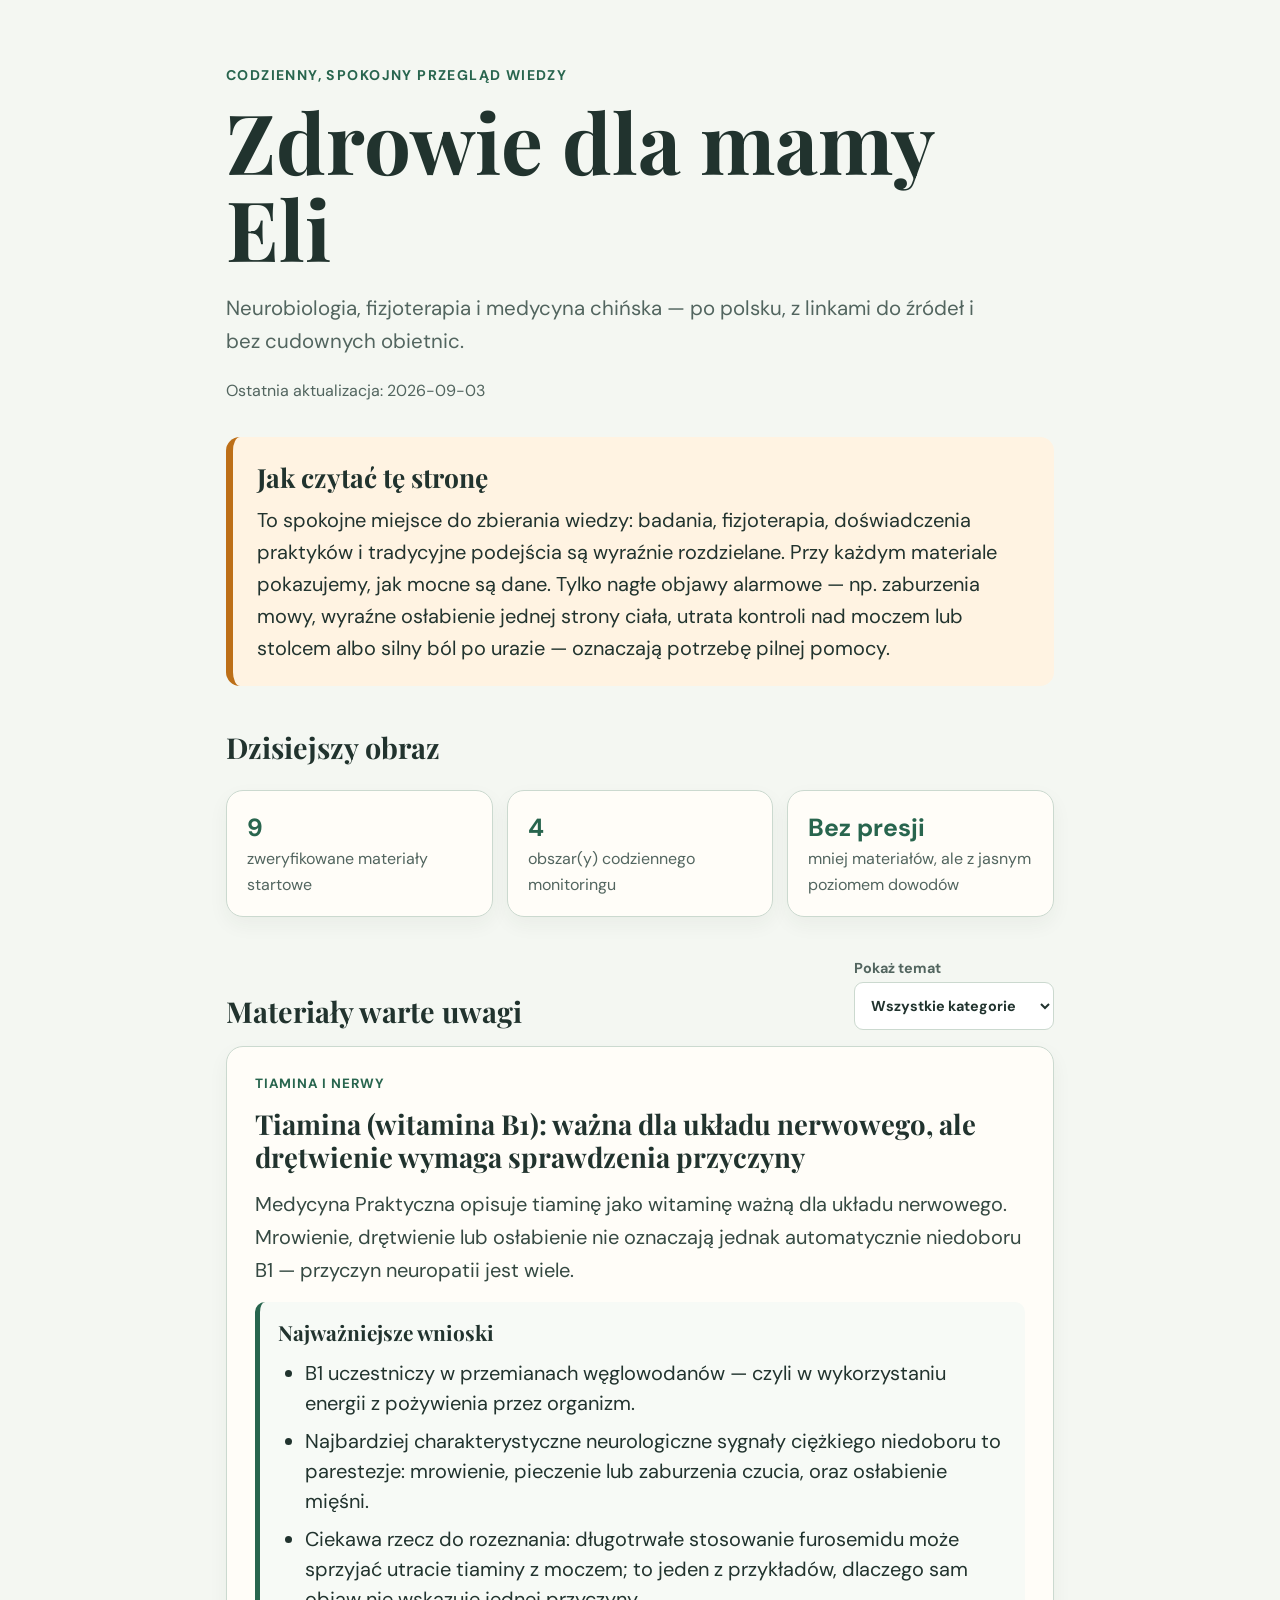
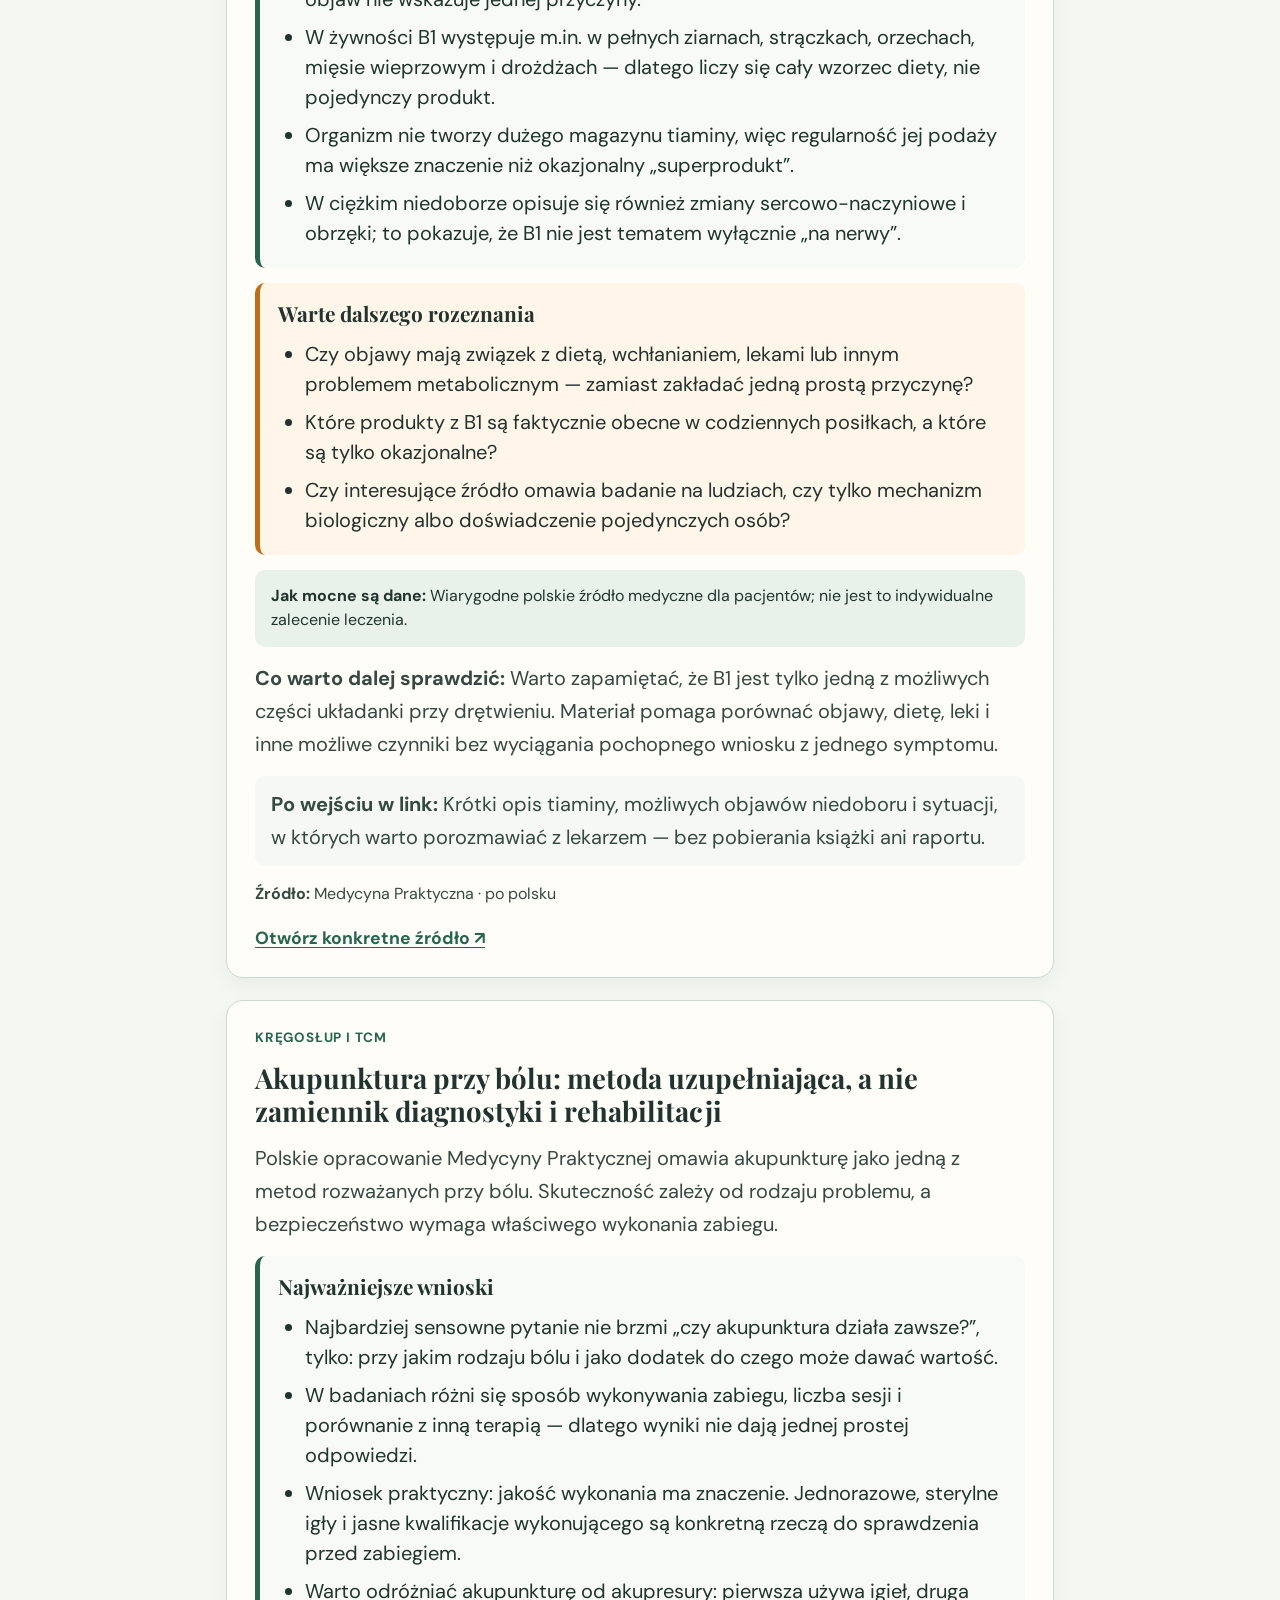
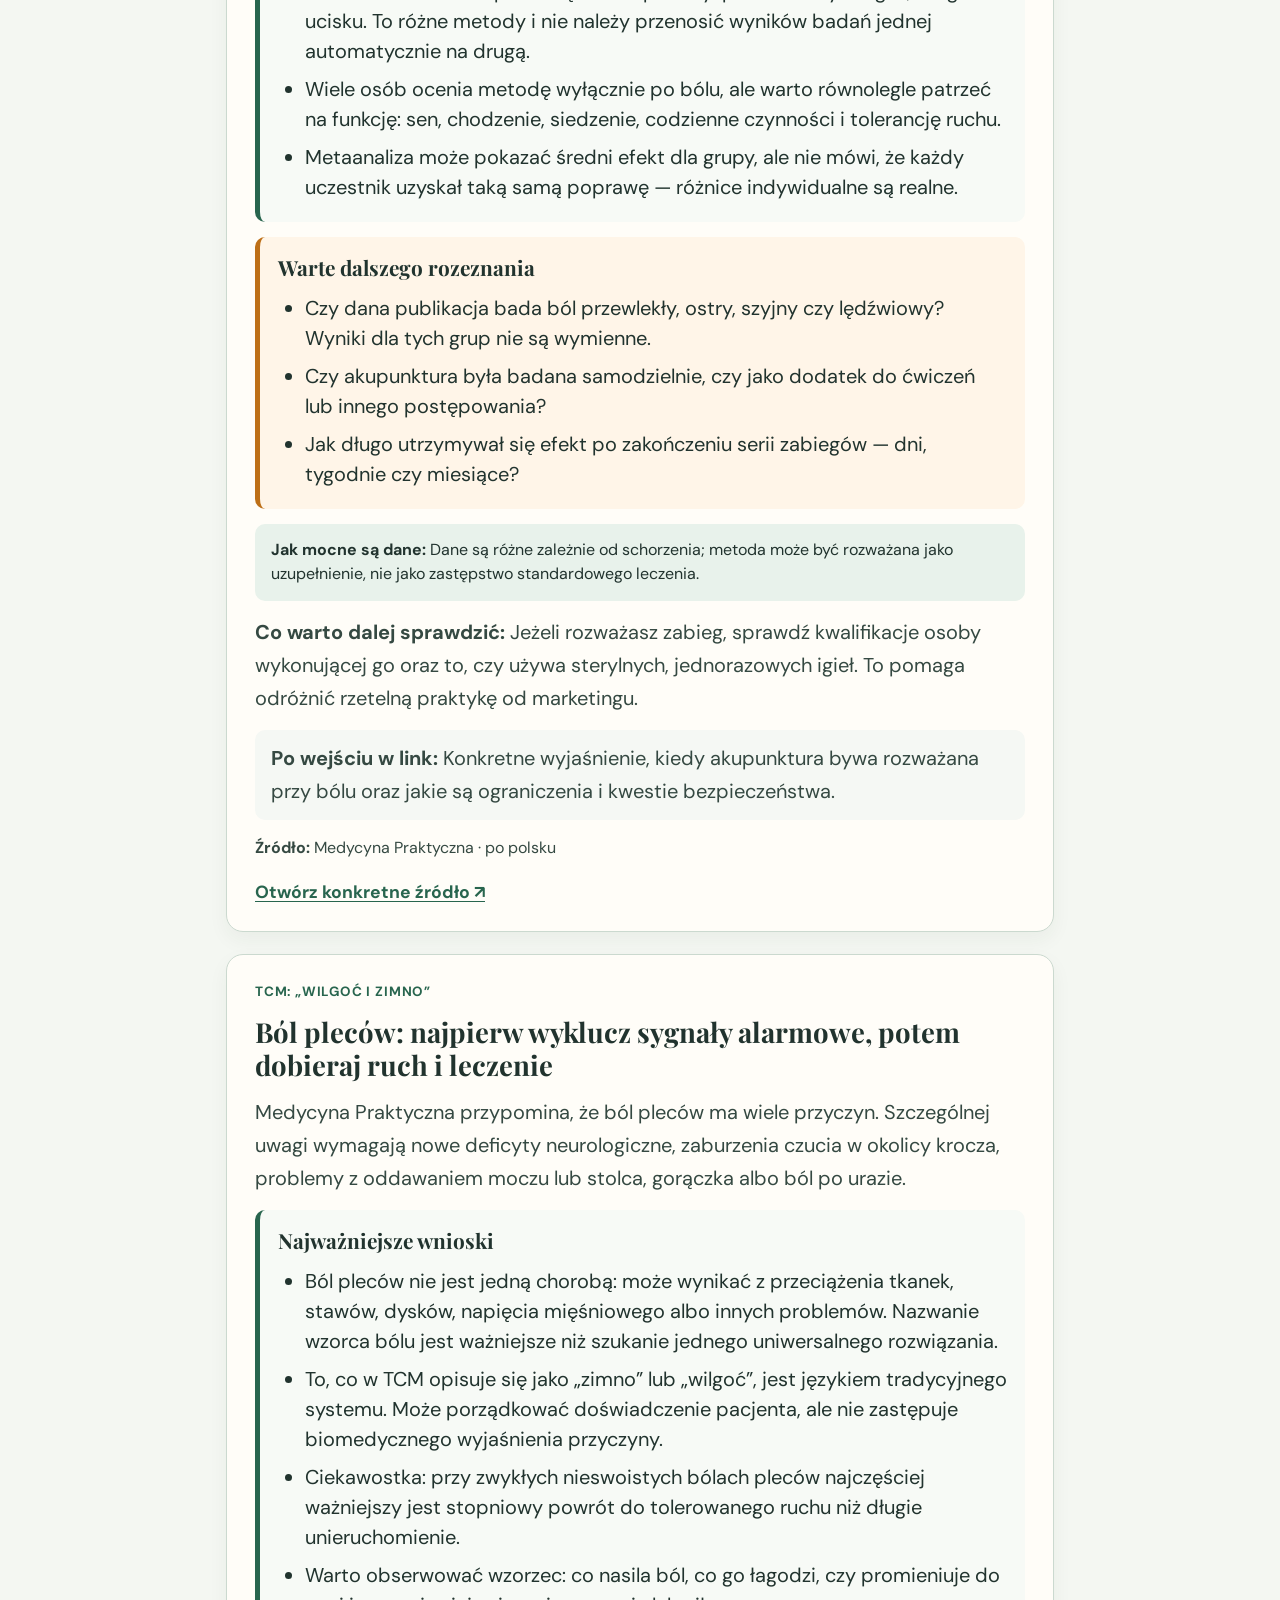
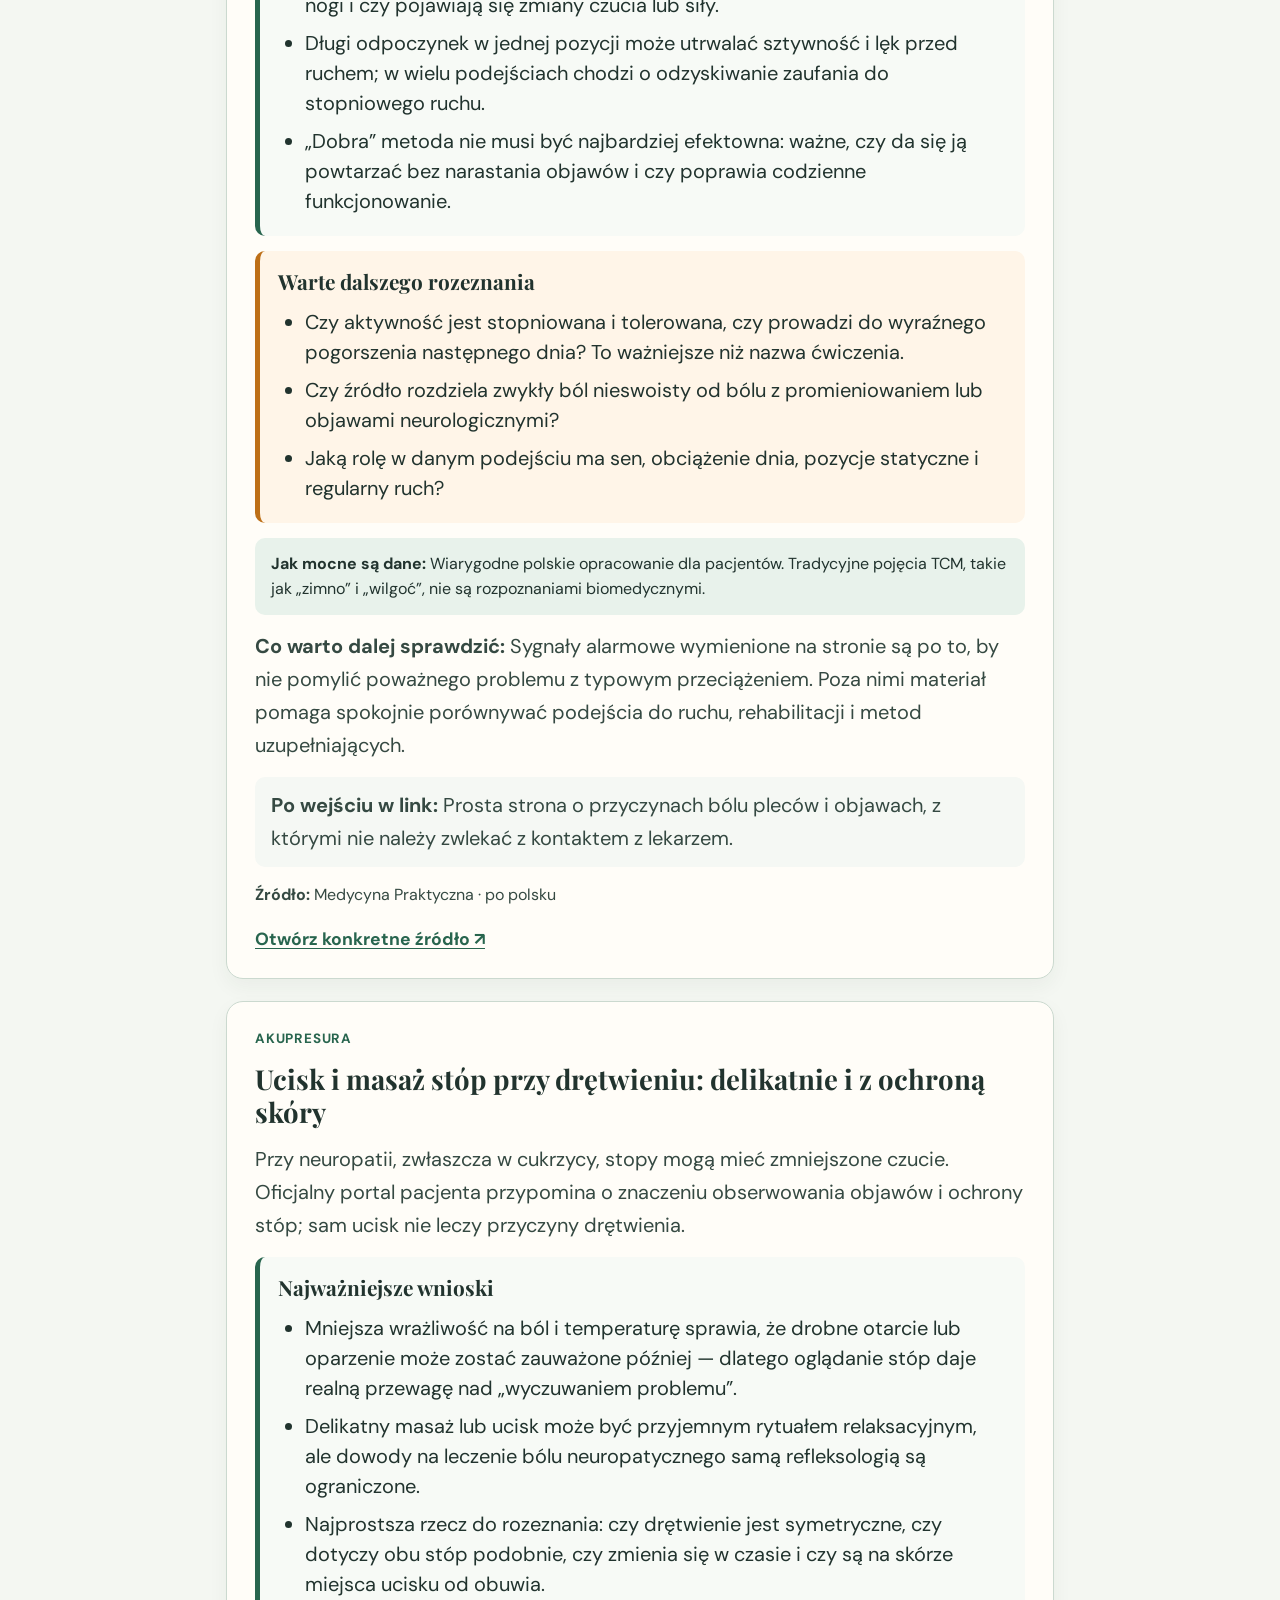
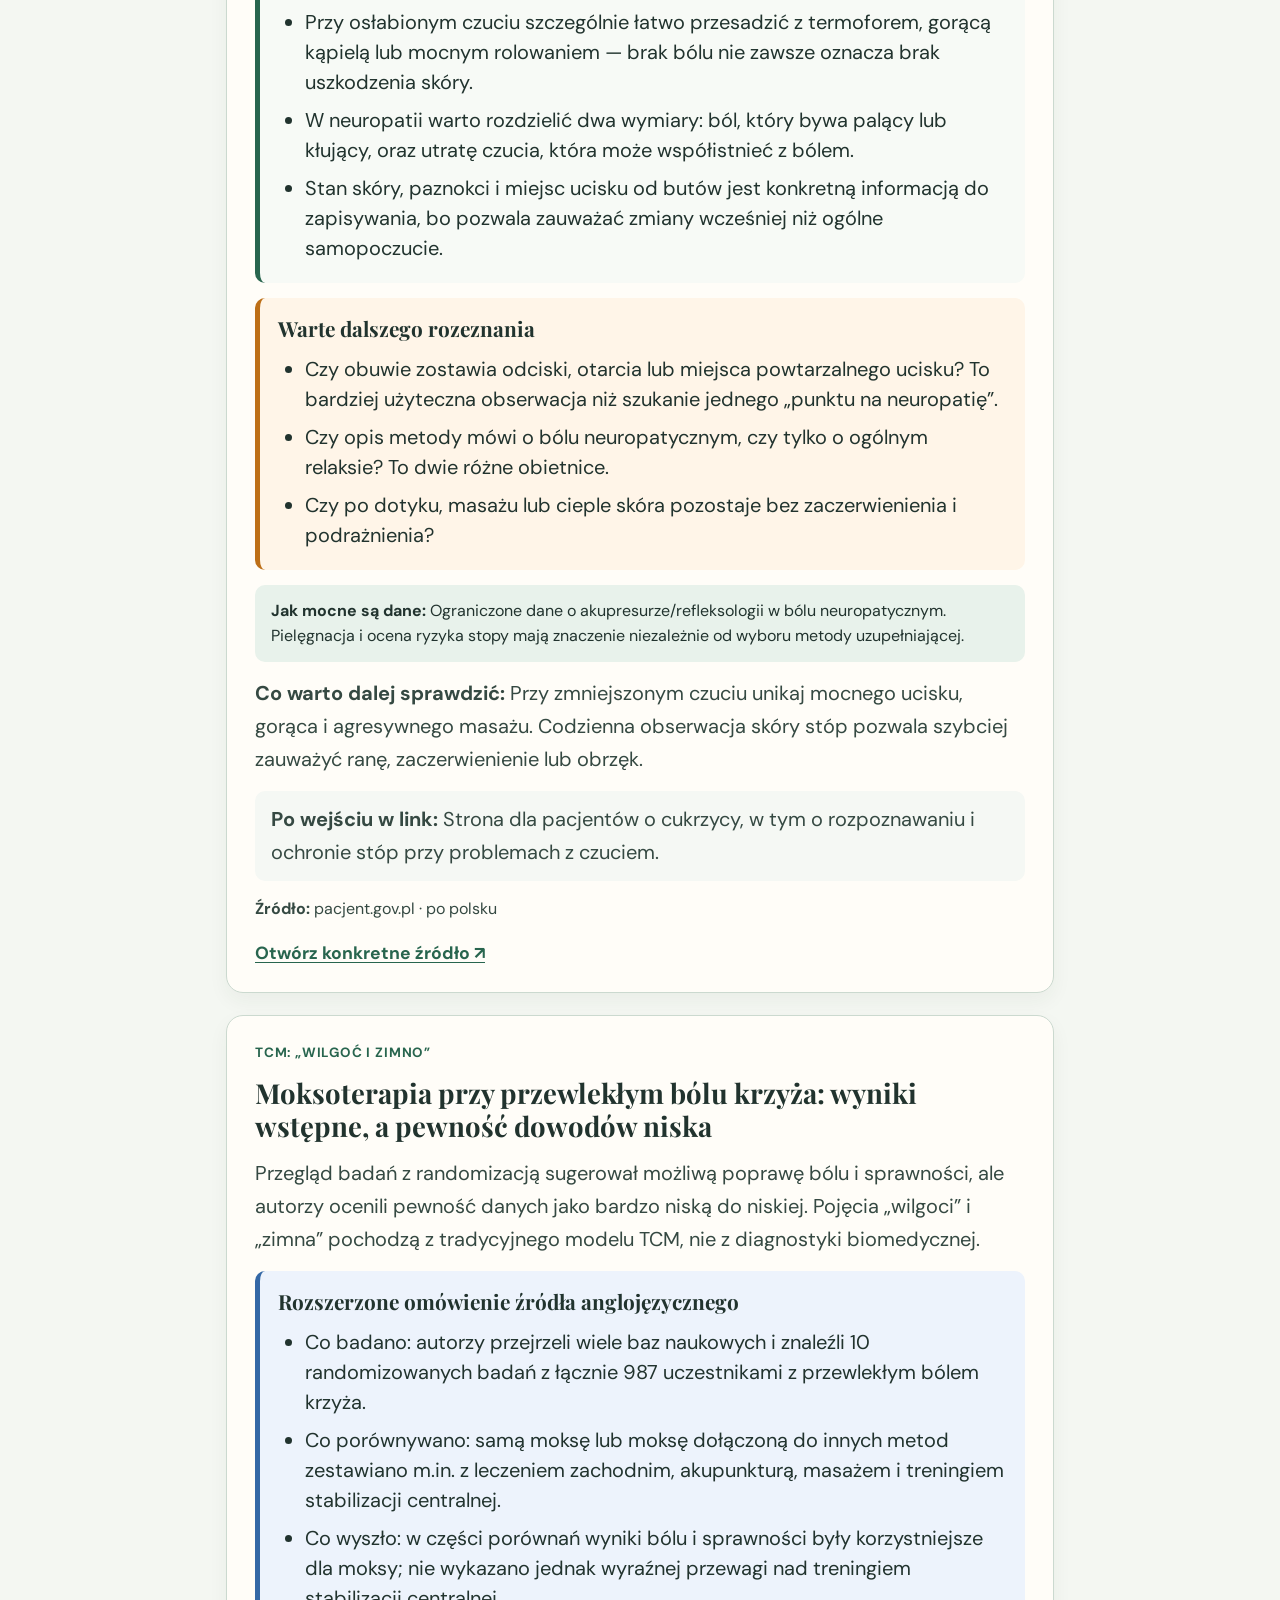
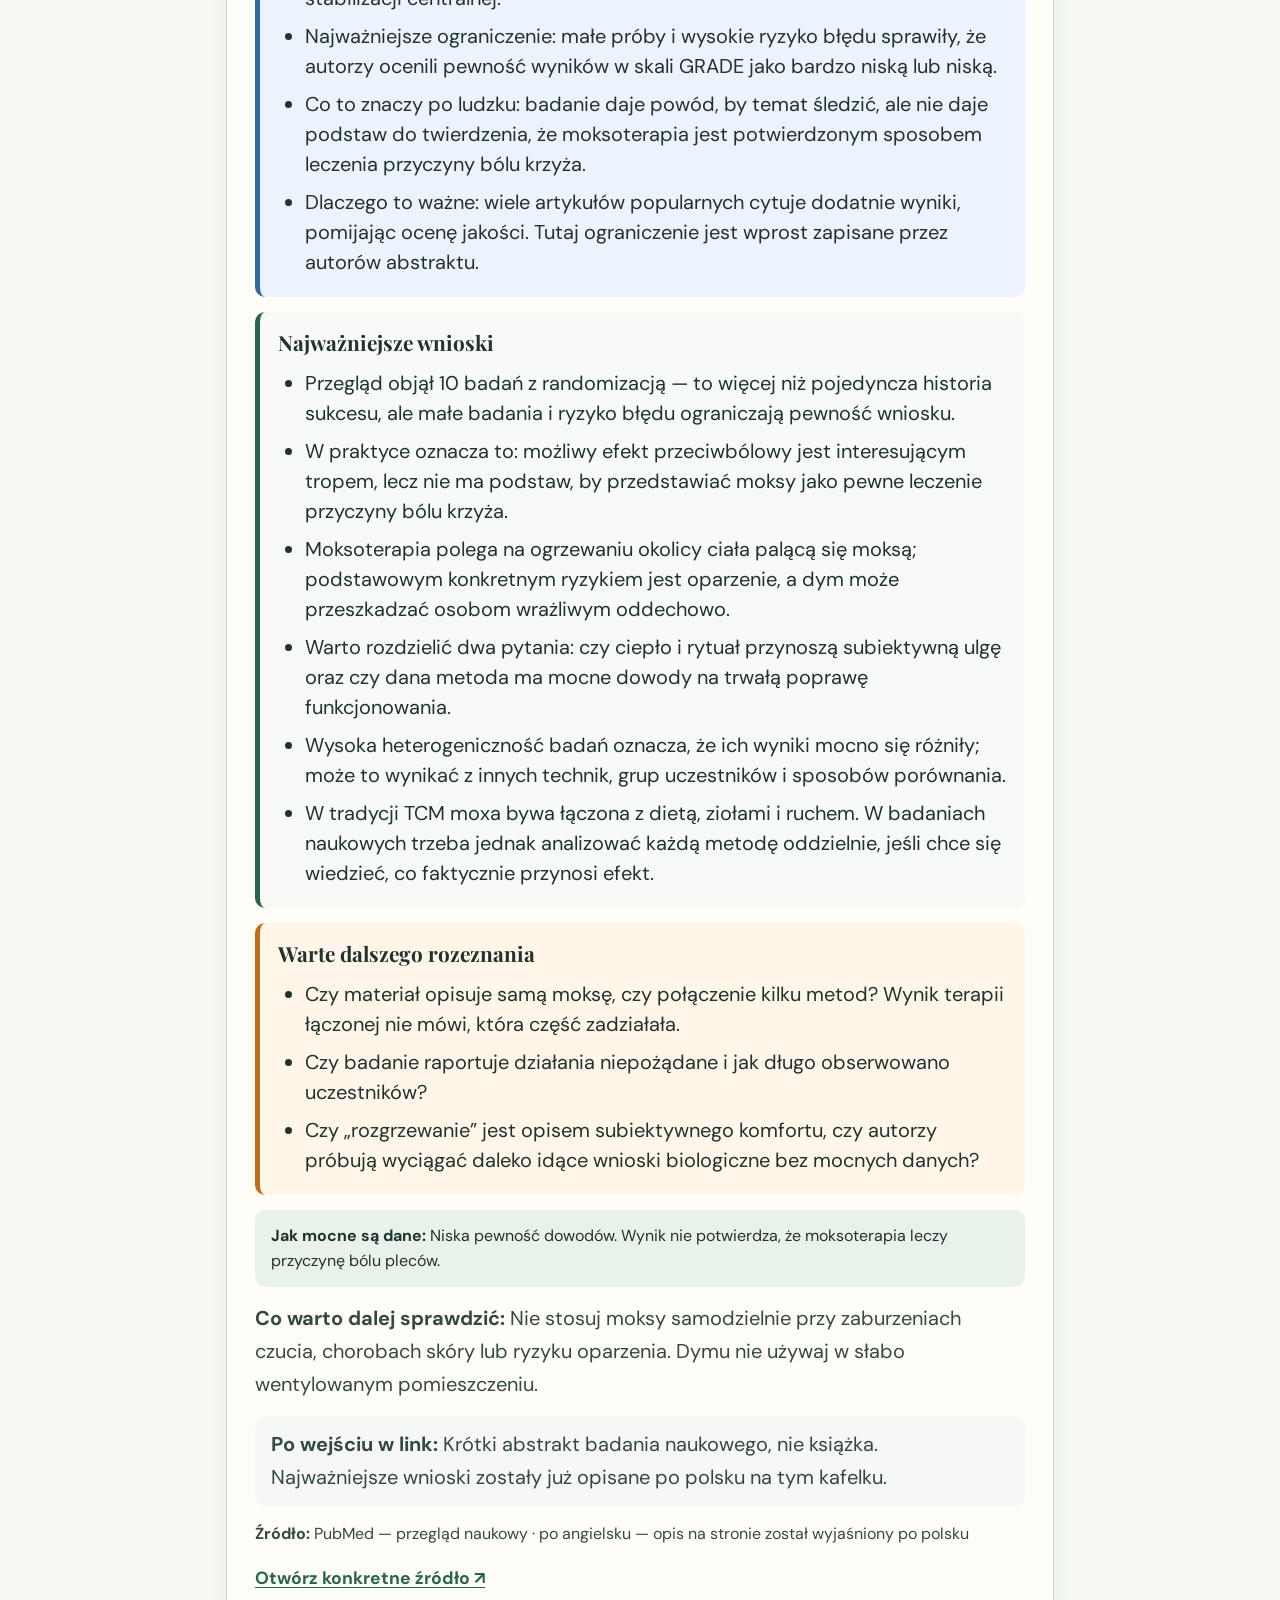
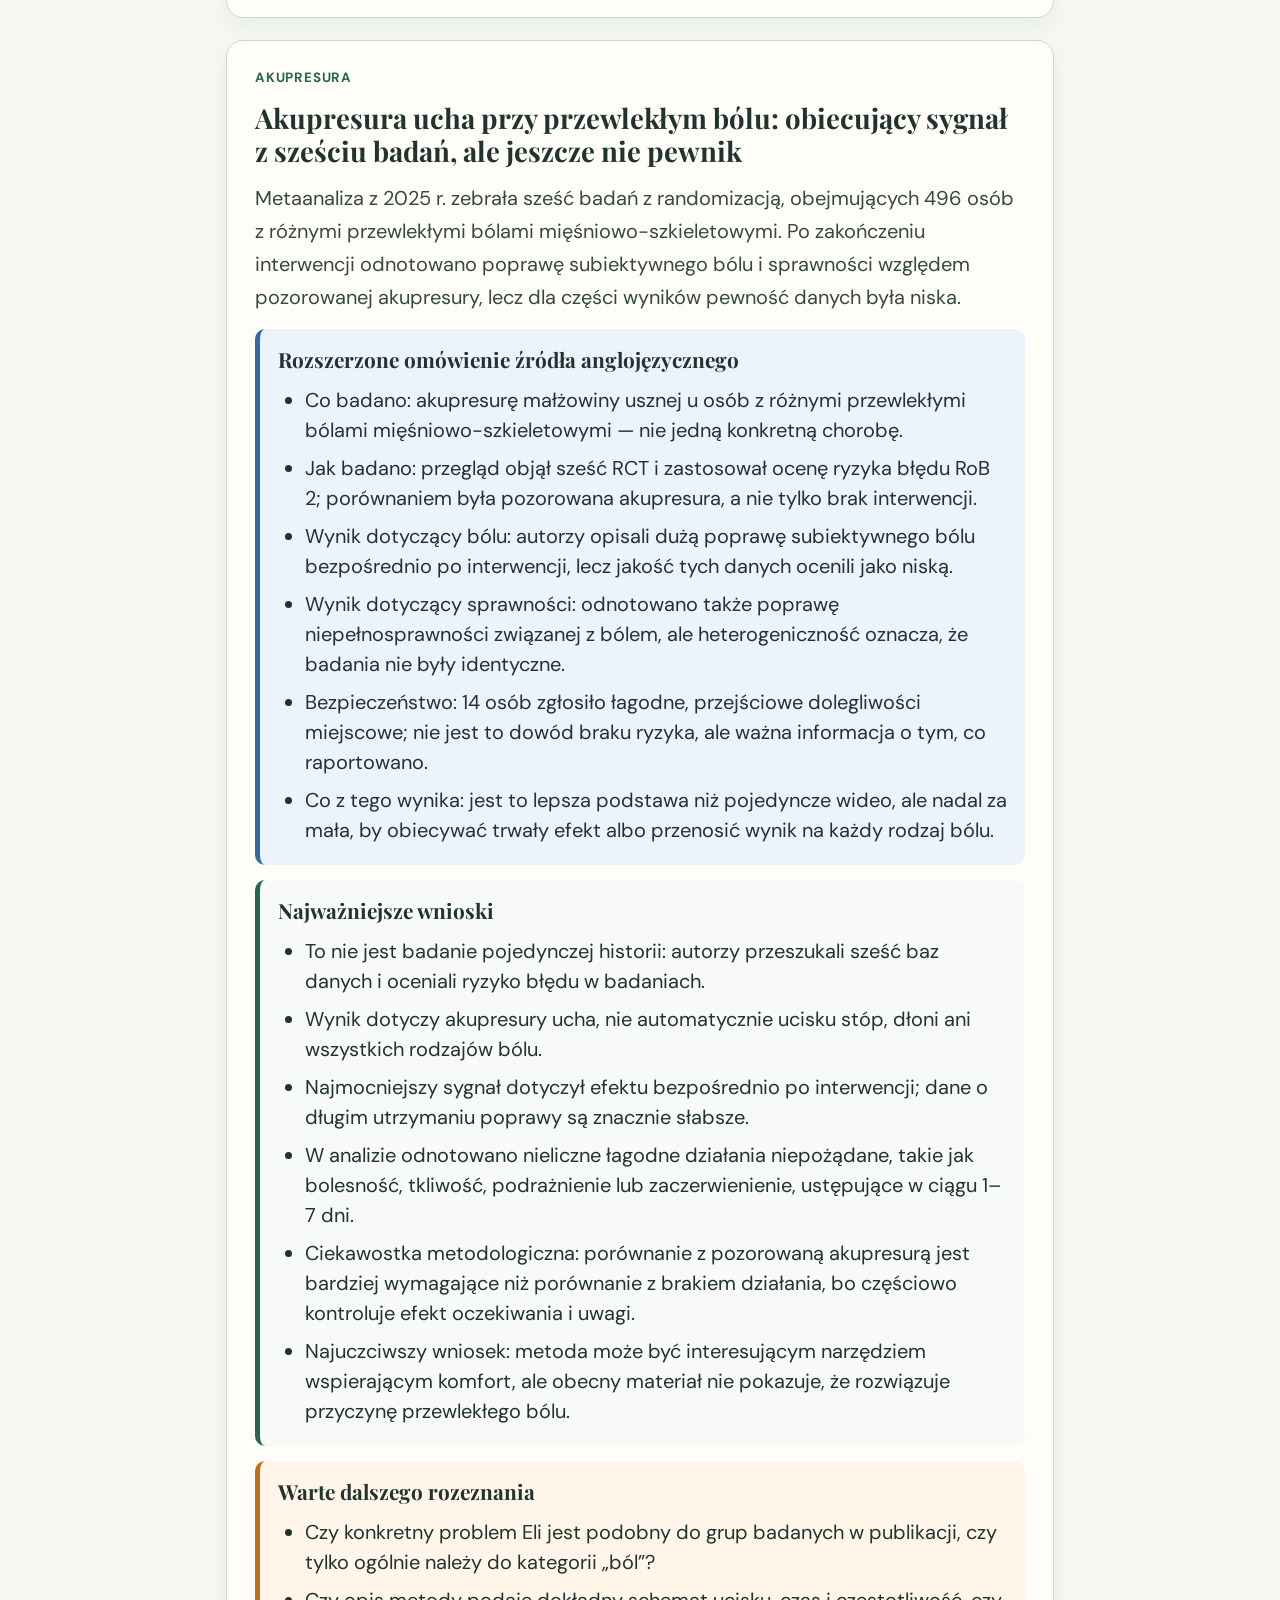
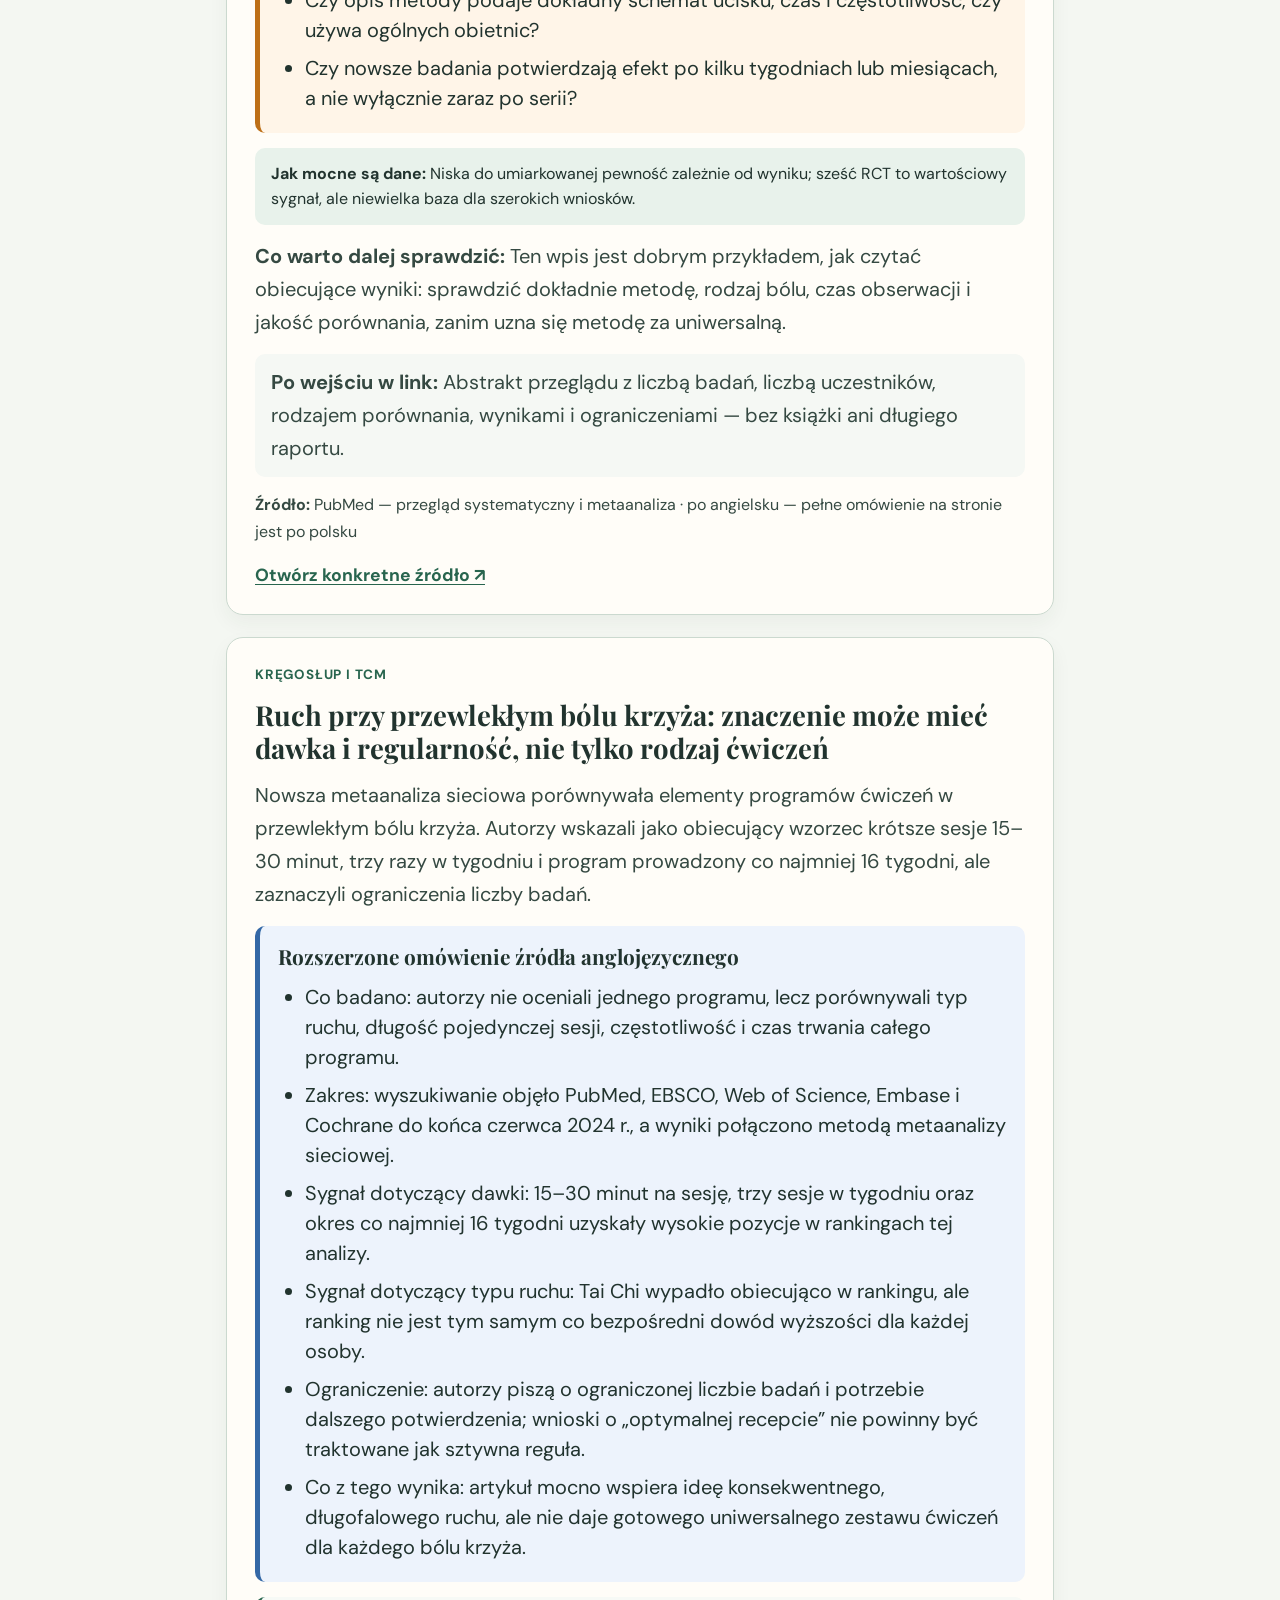
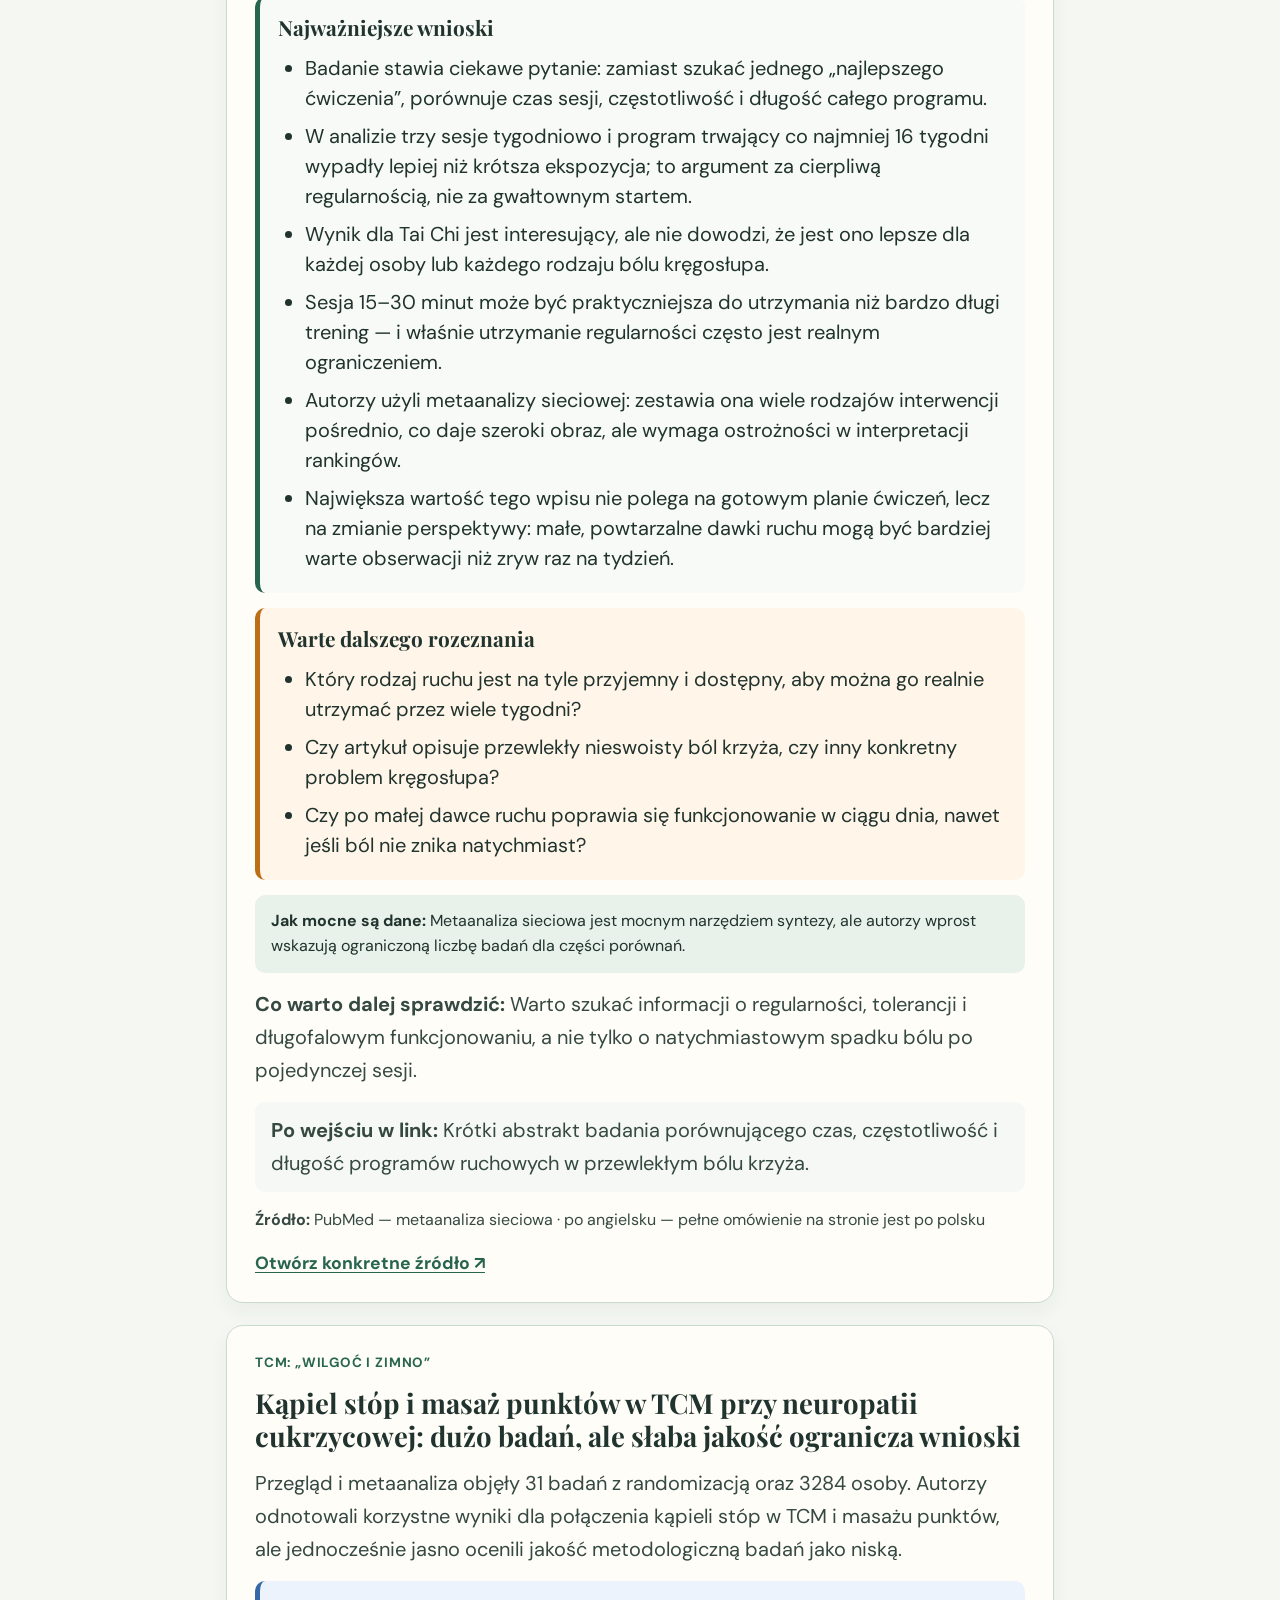
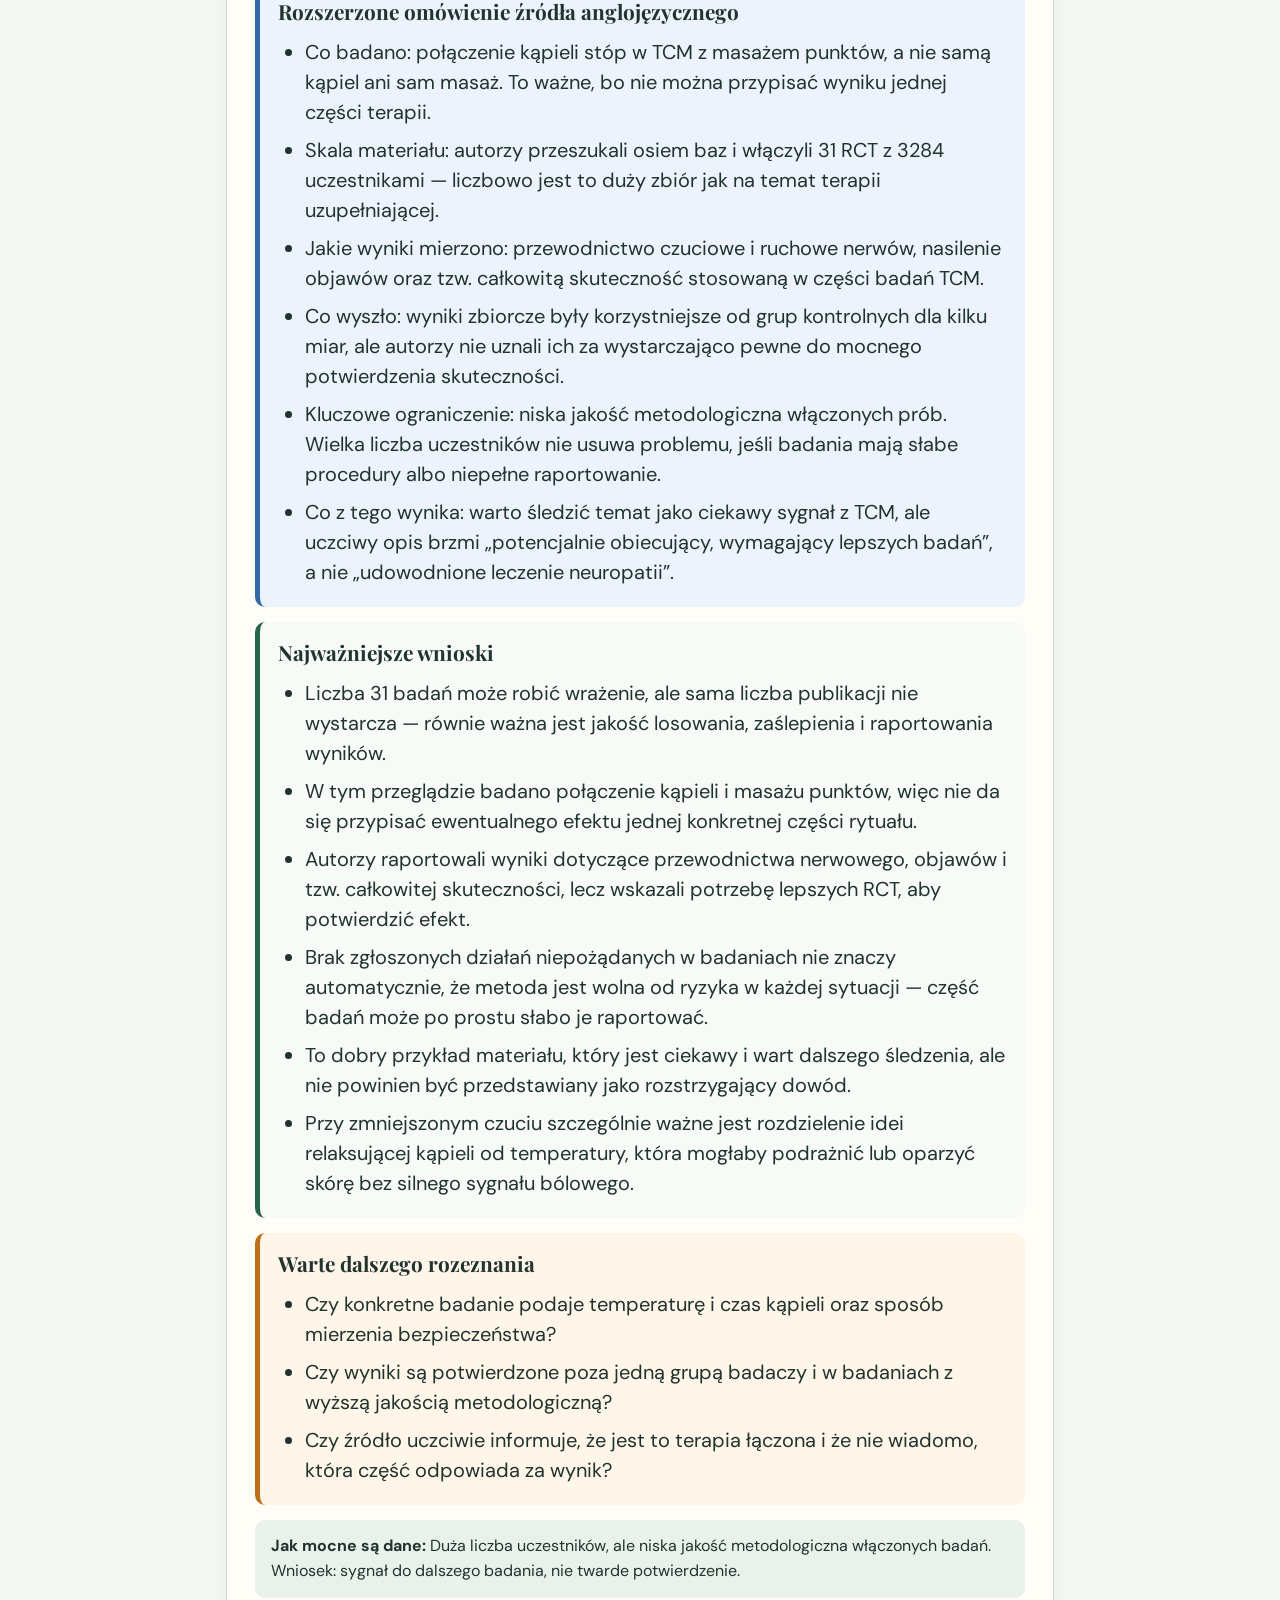
<file: mama-zdrowie.html>
<!doctype html>
<html lang="pl">
<head>
  <meta charset="utf-8"><meta name="viewport" content="width=device-width,initial-scale=1">
  <title>Zdrowie dla mamy Eli — codzienny przegląd</title>
  <link rel="preconnect" href="https://fonts.googleapis.com">
  <link href="https://fonts.googleapis.com/css2?family=DM+Sans:wght@400;500;700&family=Playfair+Display:wght@600;700&display=swap" rel="stylesheet">
  <link rel="stylesheet" href="mama-zdrowie.css">
</head>
<body>
  <main class="shell">
    <header><p class="eyebrow">Codzienny, spokojny przegląd wiedzy</p><h1>Zdrowie dla mamy Eli</h1><p class="lead">Neurobiologia, fizjoterapia i medycyna chińska — po polsku, z linkami do źródeł i bez cudownych obietnic.</p><p id="date" class="date">Ładowanie…</p></header>
    <section class="safety"><h2>Jak czytać tę stronę</h2><p>To spokojne miejsce do zbierania wiedzy: badania, fizjoterapia, doświadczenia praktyków i tradycyjne podejścia są wyraźnie rozdzielane. Przy każdym materiale pokazujemy, jak mocne są dane. Tylko nagłe objawy alarmowe — np. zaburzenia mowy, wyraźne osłabienie jednej strony ciała, utrata kontroli nad moczem lub stolcem albo silny ból po urazie — oznaczają potrzebę pilnej pomocy.</p></section>
    <section><h2>Dzisiejszy obraz</h2><div id="summary" class="summary"></div></section>
    <section><div class="section-title"><h2>Materiały warte uwagi</h2><label class="filter-label" for="filter">Pokaż temat<select id="filter"><option value="all">Wszystkie kategorie</option><option value="Akupresura">Akupresura</option><option value="Tiamina i nerwy">Tiamina i nerwy</option><option value="Kręgosłup i TCM">Kręgosłup i TCM</option><option value="TCM: „wilgoć i zimno”">TCM: „wilgoć i zimno”</option></select></label></div><div id="cards" class="cards" aria-live="polite"></div></section>
    <footer>Aktualizacje są wybierane pod kątem wiarygodności, nowości i użyteczności. Źródła naukowe, praktyczne materiały edukacyjne i perspektywy alternatywne są oznaczane oddzielnie, aby można było samodzielnie porównać ich podstawy.</footer>
  </main>
  <script src="mama-zdrowie.js"></script>
</body>
</html>
</file>
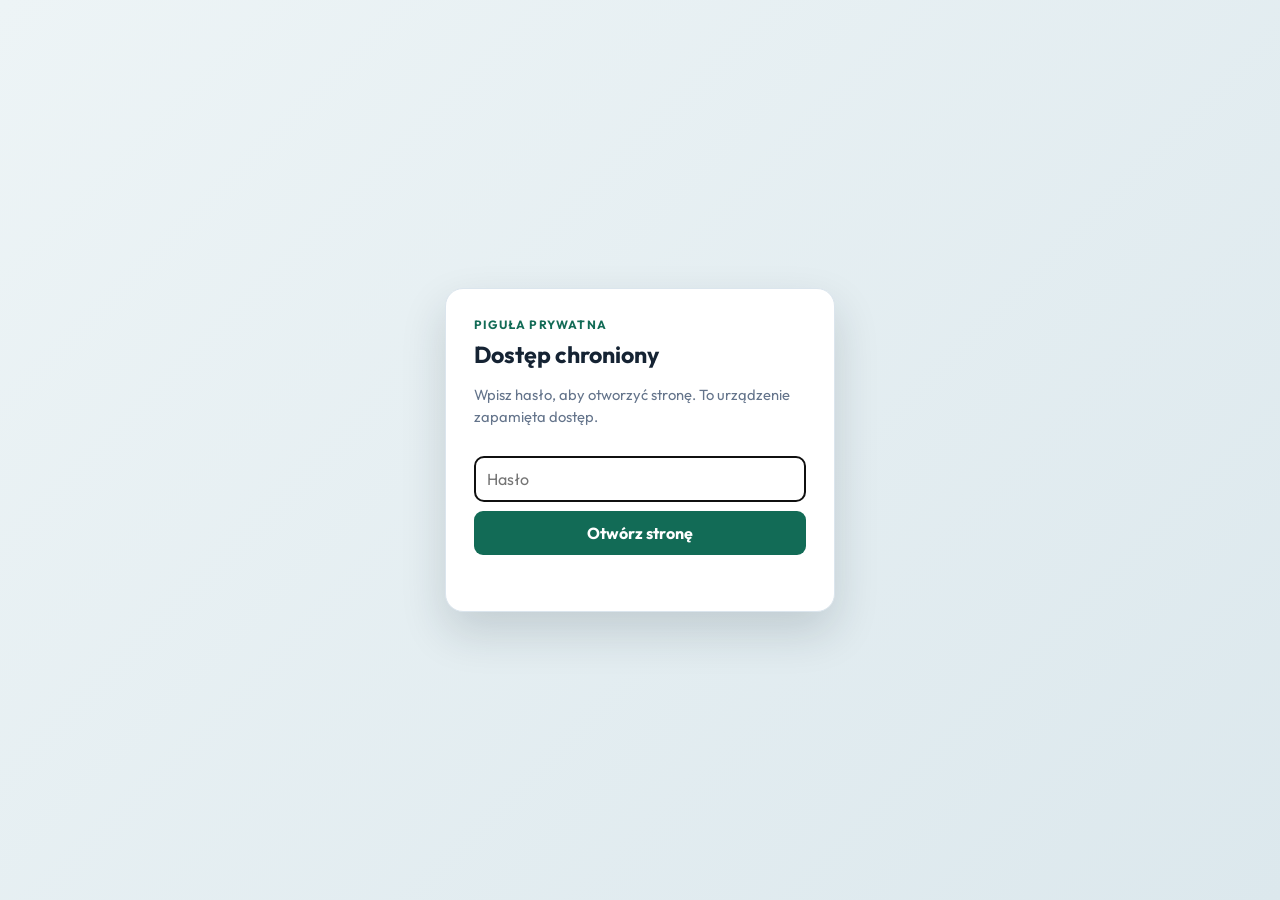
<file: mieszkania-kupno.html>
<!doctype html><html lang="pl"><head><meta charset="utf-8"><meta name="viewport" content="width=device-width,initial-scale=1"><title>Kupno mieszkań | Piguła</title><link rel="preconnect" href="https://fonts.googleapis.com"><link href="https://fonts.googleapis.com/css2?family=Outfit:wght@400;600;700&display=swap" rel="stylesheet"><link rel="stylesheet" href="mieszkania.css"></head><body data-mode="purchase"><main class="shell"><header class="top"><div><div class="eyebrow">Piguła · Mieszkania Polska</div><h1>Kupno mieszkań</h1><p class="sub" id="snapshot-date">Ładowanie snapshotu…</p></div><a class="back" href="index.html">← Piguła newsów</a></header><nav class="tabs"><a class="tab active" href="mieszkania-kupno.html">Kupno mieszkań</a><a class="tab rent" href="mieszkania-najem.html">Najem mieszkań</a></nav><section class="overview"><h2>Aktualny stan rynku</h2><div id="insights" class="insights"></div><div id="metric-grid" class="metric-grid"></div></section><section class="filters"><input id="search" class="search" placeholder="Szukaj: miasto, ulica, dzielnica…"><select id="status"><option value="active">Tylko aktywne</option><option value="new_today">Nowe na dziś</option><option value="all">Wszystkie statusy</option><option value="uncertain">Tylko niepewne</option></select><select id="sort"><option value="score">Najwyższy wynik</option><option value="new">Najnowsze w bazie</option><option value="price">Najniższa cena</option></select><span id="count" class="count"></span></section><section id="cards" class="grid"></section><p id="status-message"></p></main><script src="mieszkania-live.js?v=20261004"></script></body></html>
</file>
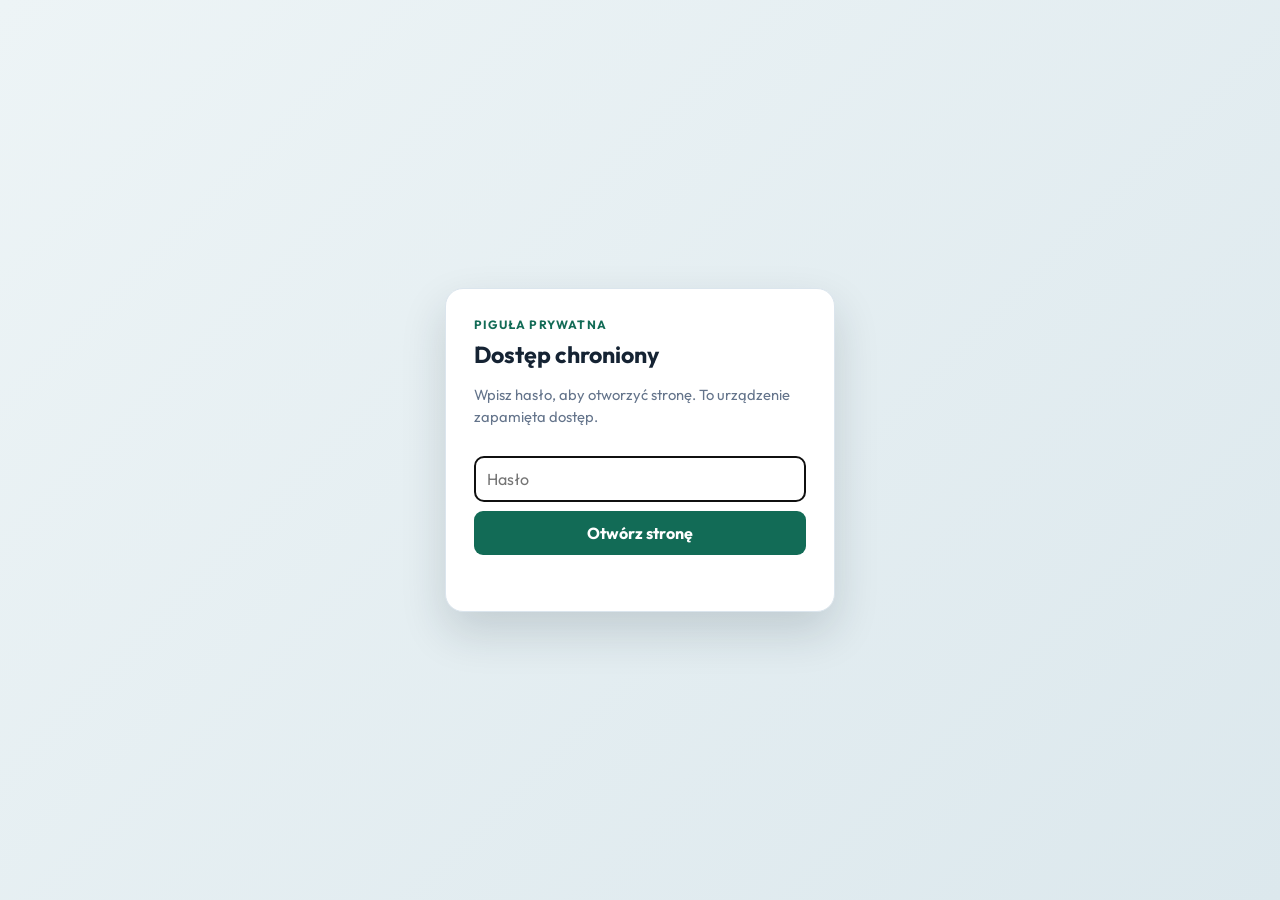
<file: mieszkania-najem.html>
<!doctype html><html lang="pl"><head><meta charset="utf-8"><meta name="viewport" content="width=device-width,initial-scale=1"><title>Najem mieszkań | Piguła</title><link rel="preconnect" href="https://fonts.googleapis.com"><link href="https://fonts.googleapis.com/css2?family=Outfit:wght@400;600;700&display=swap" rel="stylesheet"><link rel="stylesheet" href="mieszkania.css"></head><body data-mode="rental"><main class="shell"><header class="top"><div><div class="eyebrow">Piguła · Mieszkania Polska</div><h1>Najem mieszkań</h1><p class="sub" id="snapshot-date">Ładowanie snapshotu…</p></div><a class="back" href="index.html">← Piguła newsów</a></header><nav class="tabs"><a class="tab" href="mieszkania-kupno.html">Kupno mieszkań</a><a class="tab rent active" href="mieszkania-najem.html">Najem mieszkań</a></nav><section class="overview"><h2>Wnioski: najem</h2><div id="insights" class="insights"></div><div id="metric-grid" class="metric-grid"></div></section><section class="filters"><input id="search" class="search" placeholder="Szukaj: miasto, ulica, dzielnica…"><select id="status"><option value="active">Tylko aktywne</option><option value="new_today">Nowe na dziś</option><option value="all">Wszystkie statusy</option><option value="uncertain">Tylko niepewne</option></select><select id="sort"><option value="rate">Najniższy owner-rent/m²</option><option value="new">Najnowsze w bazie</option><option value="price">Najniższy owner-rent</option></select><span id="count" class="count"></span></section><section id="cards" class="grid"></section><p id="status-message"></p></main><script src="mieszkania-live.js?v=20260906-3"></script></body></html>
</file>
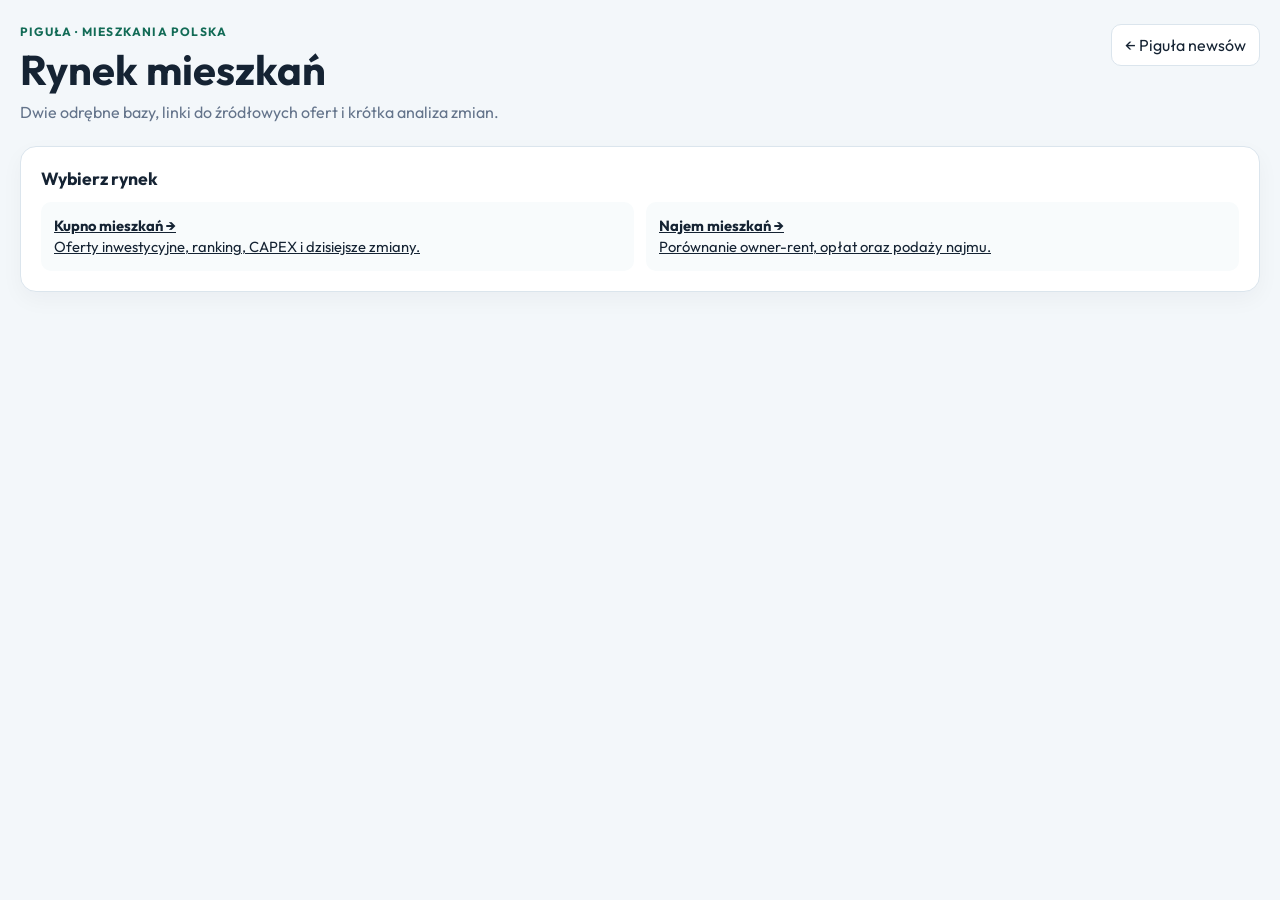
<file: mieszkania.html>
<!doctype html><html lang="pl"><head><meta charset="utf-8"><meta name="viewport" content="width=device-width,initial-scale=1"><title>Mieszkania Polska | Piguła</title><link rel="preconnect" href="https://fonts.googleapis.com"><link href="https://fonts.googleapis.com/css2?family=Outfit:wght@400;600;700&display=swap" rel="stylesheet"><link rel="stylesheet" href="mieszkania.css"></head><body><main class="shell"><header class="top"><div><div class="eyebrow">Piguła · Mieszkania Polska</div><h1>Rynek mieszkań</h1><p class="sub">Dwie odrębne bazy, linki do źródłowych ofert i krótka analiza zmian.</p></div><a class="back" href="index.html">← Piguła newsów</a></header><section class="overview"><h2>Wybierz rynek</h2><div class="insights"><a class="insight" href="mieszkania-kupno.html"><b>Kupno mieszkań →</b><br>Oferty inwestycyjne, ranking, CAPEX i dzisiejsze zmiany.</a><a class="insight" href="mieszkania-najem.html"><b>Najem mieszkań →</b><br>Porównanie owner-rent, opłat oraz podaży najmu.</a></div></section></main></body></html>
</file>
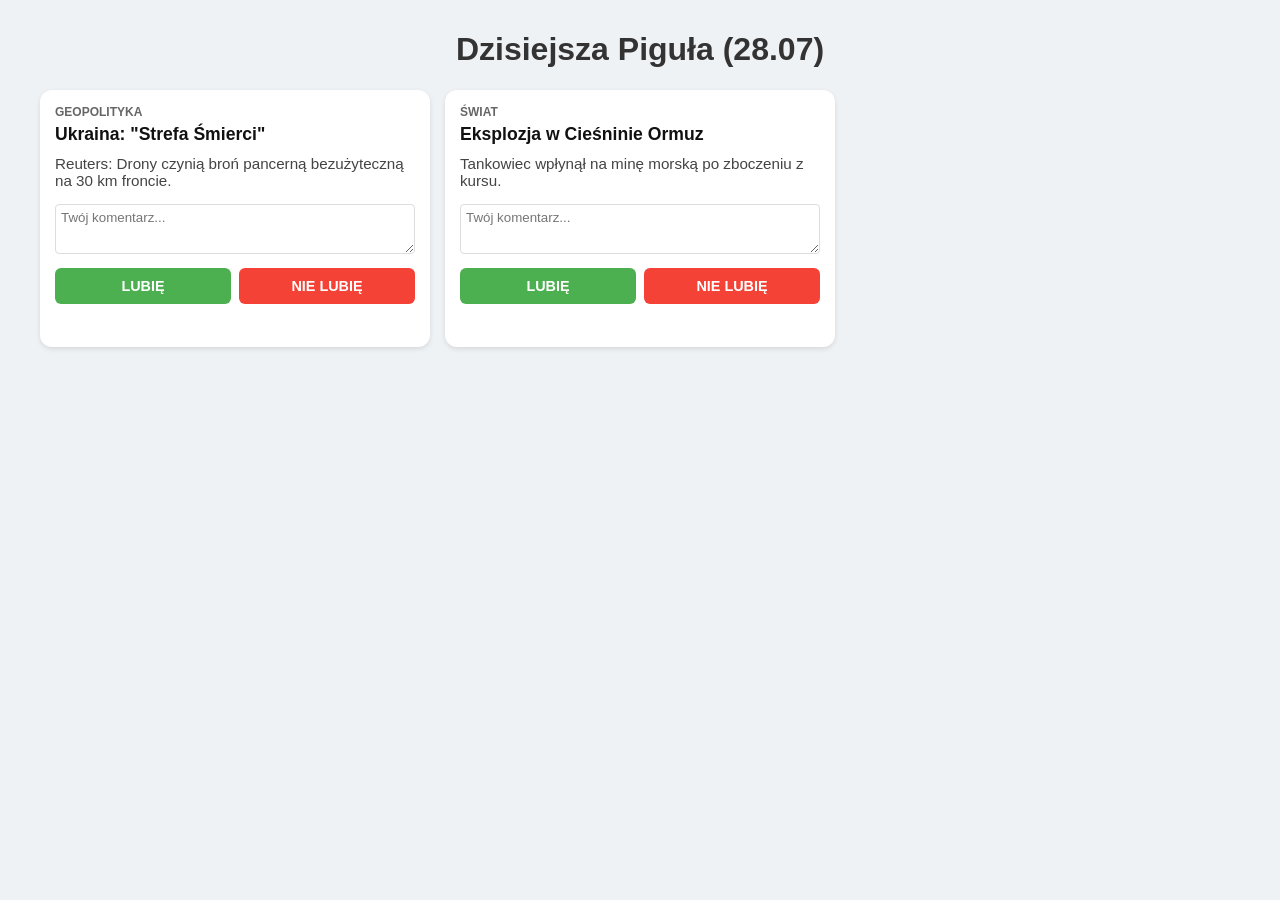
<file: news.html>
<!DOCTYPE html>
<html lang="pl">
<head>
    <meta charset="UTF-8">
    <meta name="viewport" content="width=device-width, initial-scale=1.0">
    <title>Piguła Geopolityczna</title>
    <style>
        body { font-family: -apple-system, sans-serif; background: #eef2f5; padding: 10px; margin: 0; }
        h1 { text-align: center; color: #333; }
        .grid { display: grid; grid-template-columns: repeat(auto-fill, minmax(300px, 1fr)); gap: 15px; max-width: 1200px; margin: 0 auto; }
        .news-item { background: white; padding: 15px; border-radius: 12px; box-shadow: 0 2px 5px rgba(0,0,0,0.1); display: flex; flex-direction: column; justify-content: space-between; }
        .category { font-size: 0.75rem; color: #666; text-transform: uppercase; font-weight: bold; margin-bottom: 5px; }
        h3 { margin: 0 0 10px 0; font-size: 1.1rem; color: #111; }
        p { margin: 0 0 10px 0; font-size: 0.95rem; color: #444; }
        textarea { width: 100%; height: 50px; margin-top: 5px; border: 1px solid #ddd; border-radius: 4px; padding: 5px; box-sizing: border-box; font-family: inherit; resize: vertical; }
        .btn-group { margin-top: 10px; display: flex; gap: 8px; }
        button { flex: 1; padding: 10px; border: none; border-radius: 6px; cursor: pointer; font-weight: bold; font-size: 0.9rem; }
        .btn-like { background: #4caf50; color: white; }
        .btn-dislike { background: #f44336; color: white; }
        .status { margin-top: 8px; font-size: 0.85rem; font-weight: bold; text-align: center; min-height: 20px; }
    </style>
</head>
<body>
    <h1>Dzisiejsza Piguła (28.07)</h1>
    <div class="grid" id="news-container">
        <!-- News 1 -->
        <div class="news-item">
            <div>
                <div class="category">Geopolityka</div>
                <h3>Ukraina: "Strefa Śmierci"</h3>
                <p>Reuters: Drony czynią broń pancerną bezużyteczną na 30 km froncie.</p>
            </div>
            <form onsubmit="submitForm(event)">
                <input type="hidden" name="news_id" value="1">
                <input type="hidden" name="news_title" value="Ukraina_Strefa">
                <textarea name="comment" placeholder="Twój komentarz..."></textarea>
                <div class="btn-group">
                    <button type="submit" class="btn-like" name="action" value="LIKE">LUBIĘ</button>
                    <button type="submit" class="btn-dislike" name="action" value="DISLIKE">NIE LUBIĘ</button>
                </div>
                <div class="status"></div>
            </form>
        </div>
        <!-- News 2 -->
        <div class="news-item">
            <div>
                <div class="category">Świat</div>
                <h3>Eksplozja w Cieśninie Ormuz</h3>
                <p>Tankowiec wpłynął na minę morską po zboczeniu z kursu.</p>
            </div>
            <form onsubmit="submitForm(event)">
                <input type="hidden" name="news_id" value="2">
                <input type="hidden" name="news_title" value="Ormuz_Explosion">
                <textarea name="comment" placeholder="Twój komentarz..."></textarea>
                <div class="btn-group">
                    <button type="submit" class="btn-like" name="action" value="LIKE">LUBIĘ</button>
                    <button type="submit" class="btn-dislike" name="action" value="DISLIKE">NIE LUBIĘ</button>
                </div>
                <div class="status"></div>
            </form>
        </div>
    </div>
    <script>
        async function submitForm(e) {
            e.preventDefault();
            const form = e.target;
            const statusDiv = form.querySelector('.status');
            const submitter = e.submitter;
            
            statusDiv.innerHTML = 'Wysyłanie...';
            
            const formData = new FormData();
            formData.append('news_id', form.querySelector('input[name="news_id"]').value);
            formData.append('news_title', form.querySelector('input[name="news_title"]').value);
            formData.append('comment', form.querySelector('textarea').value);
            formData.append('action', submitter.value);
            
            try {
                const response = await fetch('https://formspree.io/f/mvzeldya', { 
                    method: 'POST', 
                    body: formData, 
                    headers: {'Accept': 'application/json'} 
                });
                if(response.ok) {
                    statusDiv.innerHTML = '<span style="color:green;">✓ Zapisano!</span>';
                    form.querySelector('textarea').disabled = true;
                    form.querySelectorAll('button').forEach(b => b.disabled = true);
                } else {
                    statusDiv.innerHTML = '<span style="color:red;">Błąd serwera.</span>';
                }
            } catch (error) {
                statusDiv.innerHTML = '<span style="color:red;">Błąd sieci.</span>';
            }
        }
    </script>
</body>
</html>
</file>
<file: mama-zdrowie.css>
:root{--ink:#21332e;--muted:#52655f;--paper:#fffdf8;--line:#cbd9cf;--sage:#28654e;--soft:#e8f2eb;--warn:#fff3e2}*{box-sizing:border-box}body{margin:0;background:#f4f7f2;color:var(--ink);font-family:'DM Sans',sans-serif;font-size:20px}.shell{max-width:880px;margin:auto;padding:52px 26px 82px}header{max-width:800px;margin-bottom:36px}.eyebrow{text-transform:uppercase;letter-spacing:.1em;font-size:.88rem;font-weight:700;color:var(--sage)}h1,h2,h3,h4{font-family:'Playfair Display',serif}h1{font-size:clamp(3rem,8vw,5.2rem);line-height:1.04;margin:.4rem 0 1rem}.lead{font-size:1.28rem;line-height:1.65;color:var(--muted);max-width:760px}.date{font-size:1rem;color:var(--muted)}h2{font-size:1.8rem}.safety{background:var(--warn);border-left:7px solid #bd6f17;border-radius:14px;padding:22px 24px;margin:28px 0 42px}.safety h2{margin:0 0 9px;font-size:1.65rem}.safety p{line-height:1.6;margin:0}.summary{display:grid;grid-template-columns:repeat(3,1fr);gap:14px;margin-bottom:42px}.summary div,.card{background:var(--paper);border:1px solid var(--line);border-radius:17px;box-shadow:0 8px 20px rgba(33,51,46,.05)}.summary div{padding:20px}.summary b{display:block;font-size:1.55rem;color:var(--sage)}.summary span{font-size:1rem;line-height:1.35;color:var(--muted)}.section-title{display:flex;justify-content:space-between;align-items:end;gap:16px;margin-bottom:16px}.section-title h2{margin:0}.filter-label{display:grid;gap:5px;font-size:.9rem;font-weight:700;color:var(--muted)}select{min-height:48px;padding:10px 12px;border:1px solid var(--line);border-radius:9px;background:#fff;font:inherit;color:var(--ink)}.cards{display:grid;grid-template-columns:1fr;gap:22px}.card{padding:28px;display:flex;flex-direction:column;gap:15px}.tag{font-size:.84rem;font-weight:700;letter-spacing:.06em;text-transform:uppercase;color:var(--sage)}.card h3{font-size:1.72rem;line-height:1.2;margin:0}.card p{margin:0;line-height:1.65;color:#354942}.video-wrap{position:relative;width:100%;aspect-ratio:16/9;overflow:hidden;border-radius:12px;background:#18211e}.video-wrap iframe{position:absolute;width:100%;height:100%;border:0}.insights,.research-prompts,.foreign-detail,.media-map{border-radius:10px;padding:16px 18px}.insights{background:#f7faf6;border-left:5px solid var(--sage)}.research-prompts{background:#fff5e8;border-left:5px solid #bd6f17}.foreign-detail{background:#edf3fc;border-left:5px solid #3468a6}.media-map{background:#f5effa;border-left:5px solid #7854a6}.insights h4,.research-prompts h4,.foreign-detail h4,.media-map h4{font-size:1.3rem;margin:0 0 8px}.insights ul,.research-prompts ul,.foreign-detail ul,.media-map ul{margin:0;padding-left:1.35em}.insights li,.research-prompts li,.foreign-detail li,.media-map li{padding:4px 0;line-height:1.5}.source-locator{padding:12px 16px;background:#f5f8f4;border-radius:10px}.evidence{font-size:1rem;line-height:1.55;background:var(--soft);padding:14px 16px;border-radius:10px}.direct-info{padding:12px 16px;background:#f5f8f4;border-radius:10px}.source-language{font-size:1rem;color:var(--muted)}.card a{margin-top:4px;color:var(--sage);font-size:1.1rem;font-weight:700;text-decoration:underline;text-underline-offset:3px}.card a:hover{color:#174934}footer{margin-top:46px;border-top:1px solid var(--line);padding-top:22px;color:var(--muted);font-size:1rem;line-height:1.6}@media(max-width:650px){body{font-size:19px}.shell{padding:31px 16px 58px}.summary{grid-template-columns:1fr}.section-title{align-items:flex-start;flex-direction:column}.card{padding:22px}.card h3{font-size:1.5rem}}
</file>
<file: mieszkania.css>
:root { --ink:#152333; --muted:#64748b; --line:#dbe5ed; --paper:#fff; --bg:#f3f7fa; --buy:#126b56; --rent:#315ca8; --warning:#a45b13; }
* { box-sizing:border-box; }
body { margin:0; font-family:Outfit,system-ui,sans-serif; color:var(--ink); background:var(--bg); }
a { color:inherit; }
.shell { max-width:1400px; margin:auto; padding:24px 20px 72px; }
.top { display:flex; justify-content:space-between; align-items:flex-start; gap:20px; margin-bottom:24px; }
.eyebrow { color:var(--buy); font-size:.75rem; font-weight:700; letter-spacing:.1em; text-transform:uppercase; }
h1 { margin:4px 0 6px; font-size:clamp(1.7rem,4vw,2.6rem); }
.sub { margin:0; color:var(--muted); }
.back { padding:10px 13px; border:1px solid var(--line); border-radius:10px; background:var(--paper); text-decoration:none; white-space:nowrap; }
.tabs { display:flex; flex-wrap:wrap; gap:8px; margin:0 0 22px; }
.tab { text-decoration:none; background:var(--paper); border:1px solid var(--line); border-radius:999px; padding:9px 14px; font-weight:650; }
.tab.active { color:#fff; background:var(--buy); border-color:var(--buy); }
.tab.rent.active { background:var(--rent); border-color:var(--rent); }
.overview,.filters,.card { background:var(--paper); border:1px solid var(--line); border-radius:16px; box-shadow:0 8px 22px rgba(15,35,50,.04); }
.overview { padding:20px; margin-bottom:20px; }
.overview h2 { margin:0 0 12px; font-size:1.1rem; }
.insights { display:grid; grid-template-columns:repeat(auto-fit,minmax(230px,1fr)); gap:12px; }
.insight { padding:13px; background:#f8fbfc; border-radius:10px; font-size:.92rem; line-height:1.45; }
.metric-grid { display:grid; grid-template-columns:repeat(auto-fit,minmax(145px,1fr)); gap:10px; margin-top:16px; }
.metric { padding:13px; border-radius:10px; border:1px solid var(--line); }
.metric b { display:block; font-size:1.25rem; margin-top:4px; }.metric span { color:var(--muted); font-size:.78rem; }
.filters { display:flex; flex-wrap:wrap; gap:10px; padding:14px; margin-bottom:18px; }
input,select { min-height:40px; border:1px solid var(--line); border-radius:9px; padding:8px 10px; font:inherit; background:white; }.search { flex:1 1 240px; }
.count { color:var(--muted); align-self:center; margin-left:auto; }
.grid { display:grid; grid-template-columns:repeat(auto-fill,minmax(310px,1fr)); gap:14px; }
.card { padding:17px; display:flex; flex-direction:column; gap:11px; }.card.uncertain { border-left:4px solid var(--warning); }
.meta { display:flex; justify-content:space-between; gap:8px; color:var(--muted); font-size:.8rem; }.pills { display:flex; gap:5px; flex-wrap:wrap; }.pill { color:var(--buy); background:#e9f6f1; font-weight:700; padding:3px 7px; border-radius:999px; }.pill.new { color:#9a4f00; background:#fff0db; }.rent .pill{color:var(--rent);background:#edf3ff}.rent .pill.new{color:#9a4f00;background:#fff0db}.uncertain .pill{color:var(--warning);background:#fff4e8}
.card h3 { margin:0; line-height:1.3; font-size:1.05rem; }.address { color:var(--muted); font-size:.88rem; }.price { font-size:1.35rem; font-weight:750; }.facts { display:grid; grid-template-columns:repeat(2,1fr); gap:7px; font-size:.86rem; }.fact { padding:7px; background:#f8fbfc; border-radius:7px; }.note { color:#526274; font-size:.82rem; line-height:1.4; }.listing { margin-top:auto; text-align:center; text-decoration:none; color:#fff; background:var(--buy); padding:10px; border-radius:9px; font-weight:700; }.rent .listing { background:var(--rent); }.empty { color:var(--muted); padding:28px; text-align:center; }
.user-note { border-top:1px solid var(--line); padding-top:11px; }.user-note label { display:block; font-size:.82rem; font-weight:700; margin-bottom:6px; }.user-note textarea { width:100%; min-height:70px; resize:vertical; line-height:1.35; }.note-actions { display:flex; align-items:center; gap:8px; margin-top:7px; }.voice-btn,.clear-note { border:1px solid var(--line); background:#fff; border-radius:8px; padding:7px 9px; font:inherit; font-size:.8rem; font-weight:650; cursor:pointer; }.voice-btn { color:var(--buy); }.rent .voice-btn{color:var(--rent)}.voice-btn.recording{background:#fff0f0;color:#b42318;border-color:#f2b8b5}.clear-note{color:var(--muted)}.note-state{color:var(--muted);font-size:.75rem}
@media(max-width:600px){.shell{padding:16px 12px 54px}.top{align-items:center}.back{font-size:.85rem}.filters{display:grid}.count{margin-left:0}}
</file>
